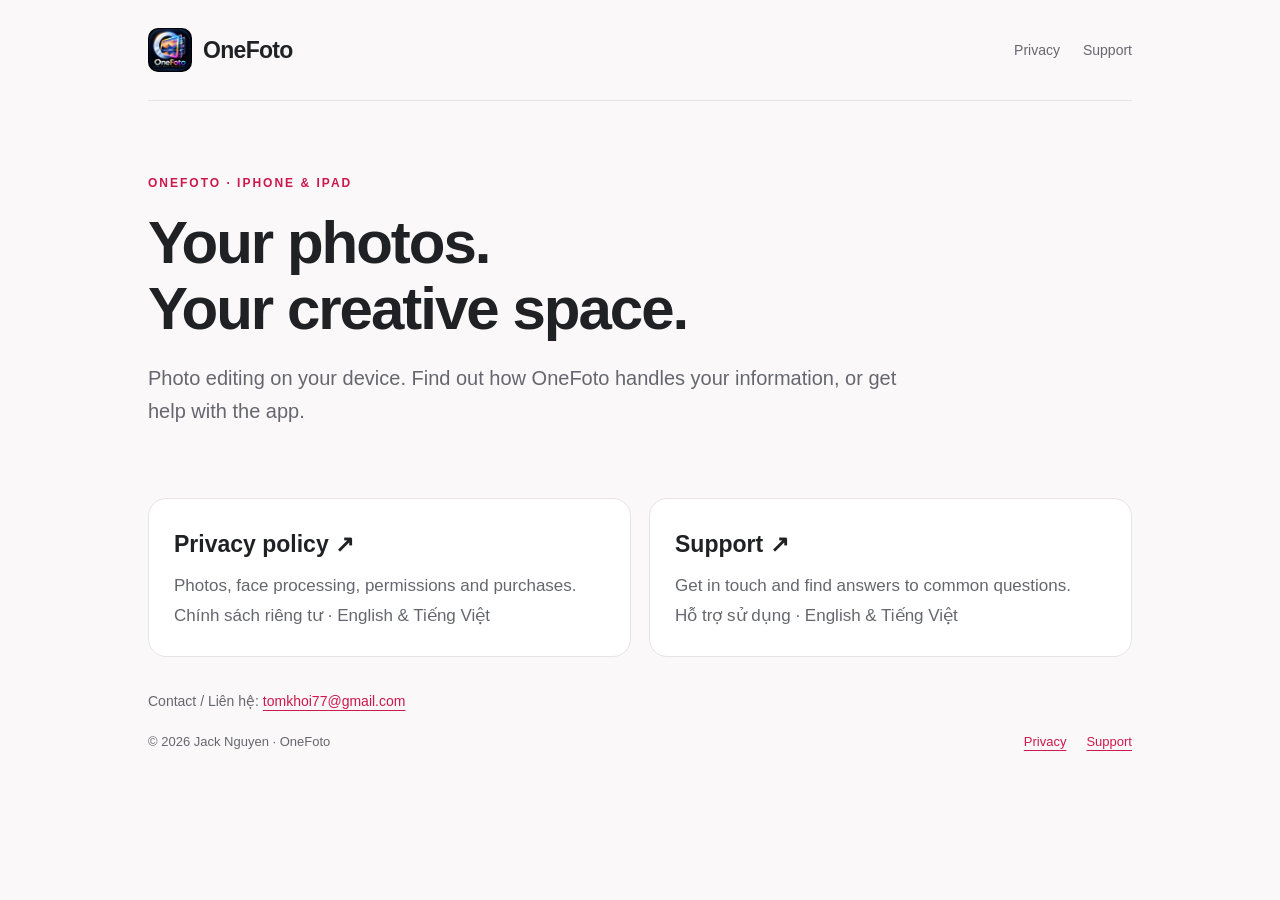
<file: index.html>
<!doctype html>
<html lang="en">
<head><meta charset="utf-8"><meta name="viewport" content="width=device-width,initial-scale=1"><meta name="description" content="Privacy information and help for OneFoto, the photo editor for iPhone and iPad."><title>OneFoto — Privacy &amp; Support</title><link rel="stylesheet" href="assets/site.css?v=app-logo-1"><link rel="canonical" href="https://jacknguyen77.github.io/onefoto/"><link rel="icon" type="image/png" href="assets/onefoto-app-icon.png"><link rel="apple-touch-icon" href="assets/onefoto-app-icon.png"></head>
<body><a class="skip" href="#main">Skip to content</a><div class="shell"><header class="header"><a class="brand" href="./" aria-label="OneFoto home"><img class="brand-icon" src="assets/onefoto-app-icon.png" alt="" width="44" height="44">OneFoto</a><nav aria-label="Main navigation"><a href="privacy/">Privacy</a><a href="support/">Support</a></nav></header>
<main id="main"><div class="hero"><span class="eyebrow">OneFoto · iPhone &amp; iPad</span><h1>Your photos.<br>Your creative space.</h1><p class="lede">Photo editing on your device. Find out how OneFoto handles your information, or get help with the app.</p></div><div class="links"><a class="card" href="privacy/"><strong>Privacy policy ↗</strong><span>Photos, face processing, permissions and purchases.<br>Chính sách riêng tư · English &amp; Tiếng Việt</span></a><a class="card" href="support/"><strong>Support ↗</strong><span>Get in touch and find answers to common questions.<br>Hỗ trợ sử dụng · English &amp; Tiếng Việt</span></a></div><p class="small">Contact / Liên hệ: <a href="mailto:tomkhoi77@gmail.com">tomkhoi77@gmail.com</a></p></main>
<footer><span>© 2026 Jack Nguyen · OneFoto</span><nav aria-label="Footer"><a href="privacy/">Privacy</a><a href="support/">Support</a></nav></footer></div></body></html>
</file>
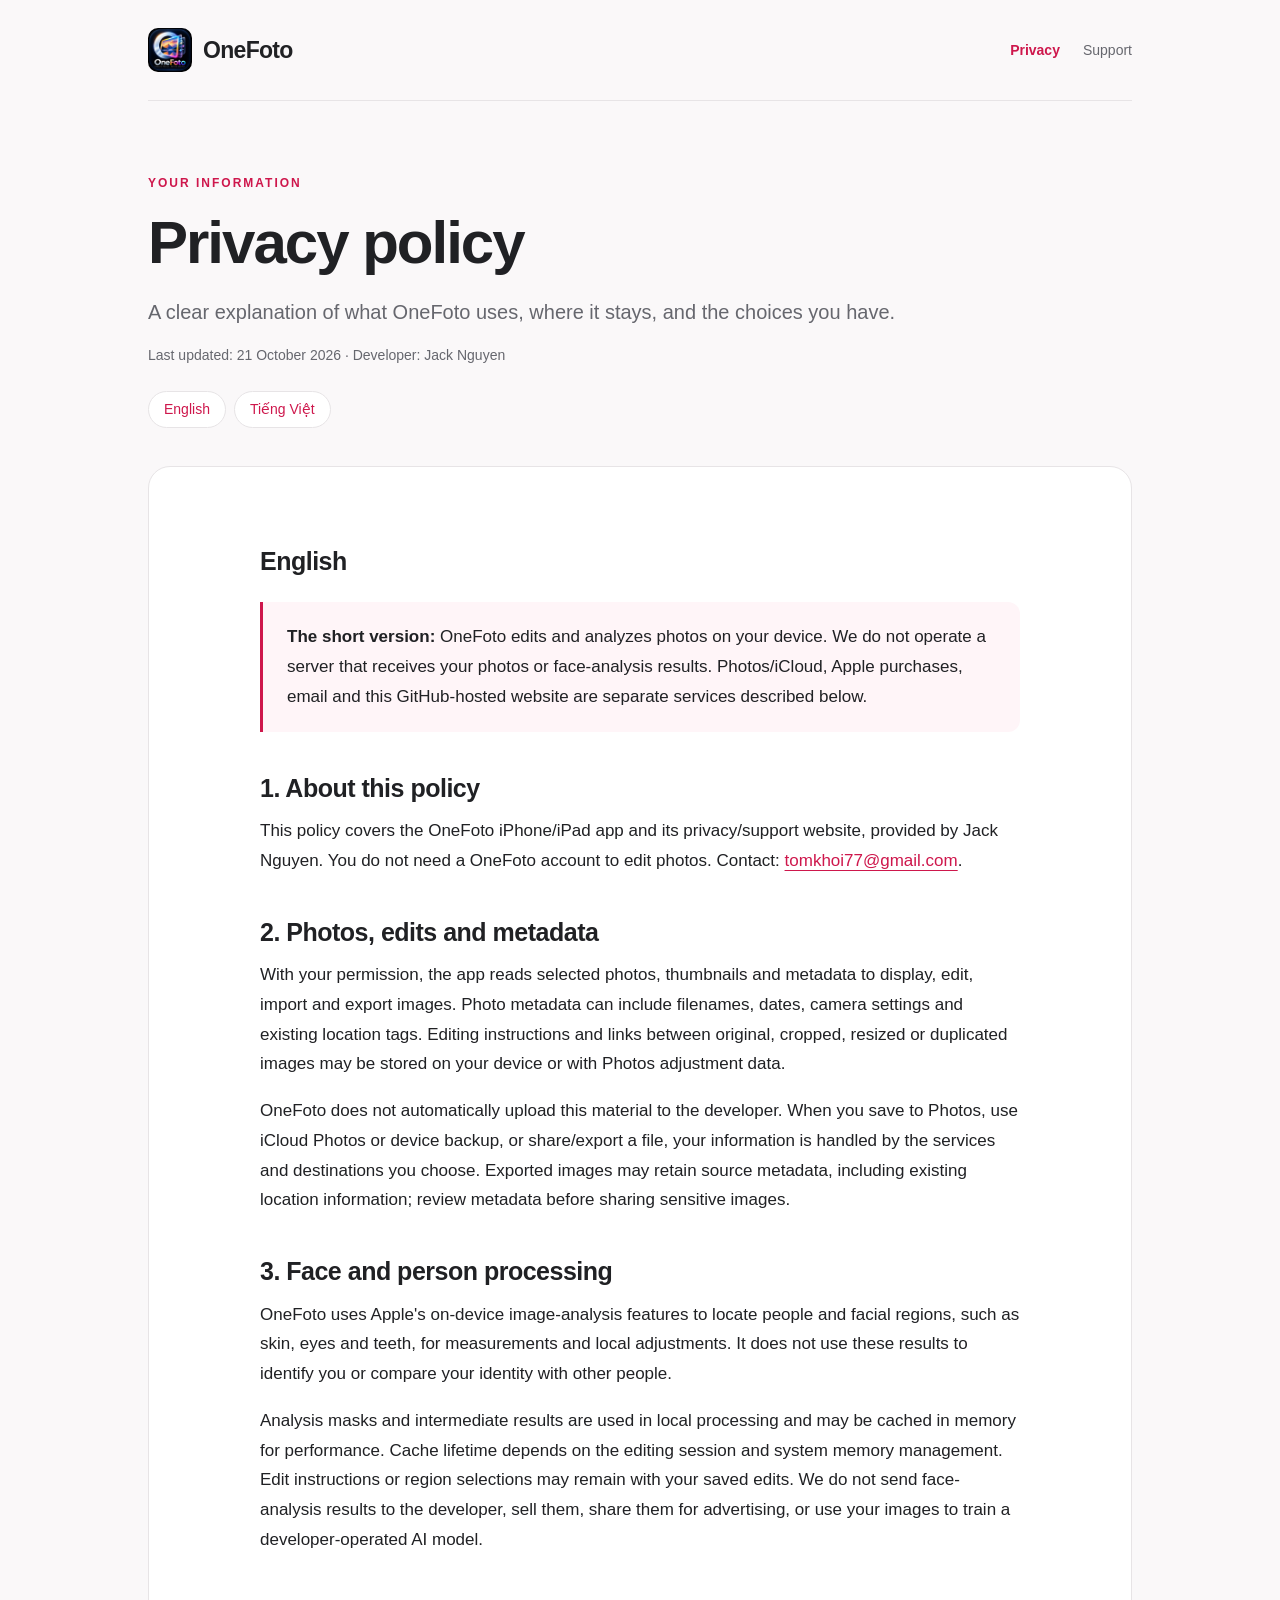
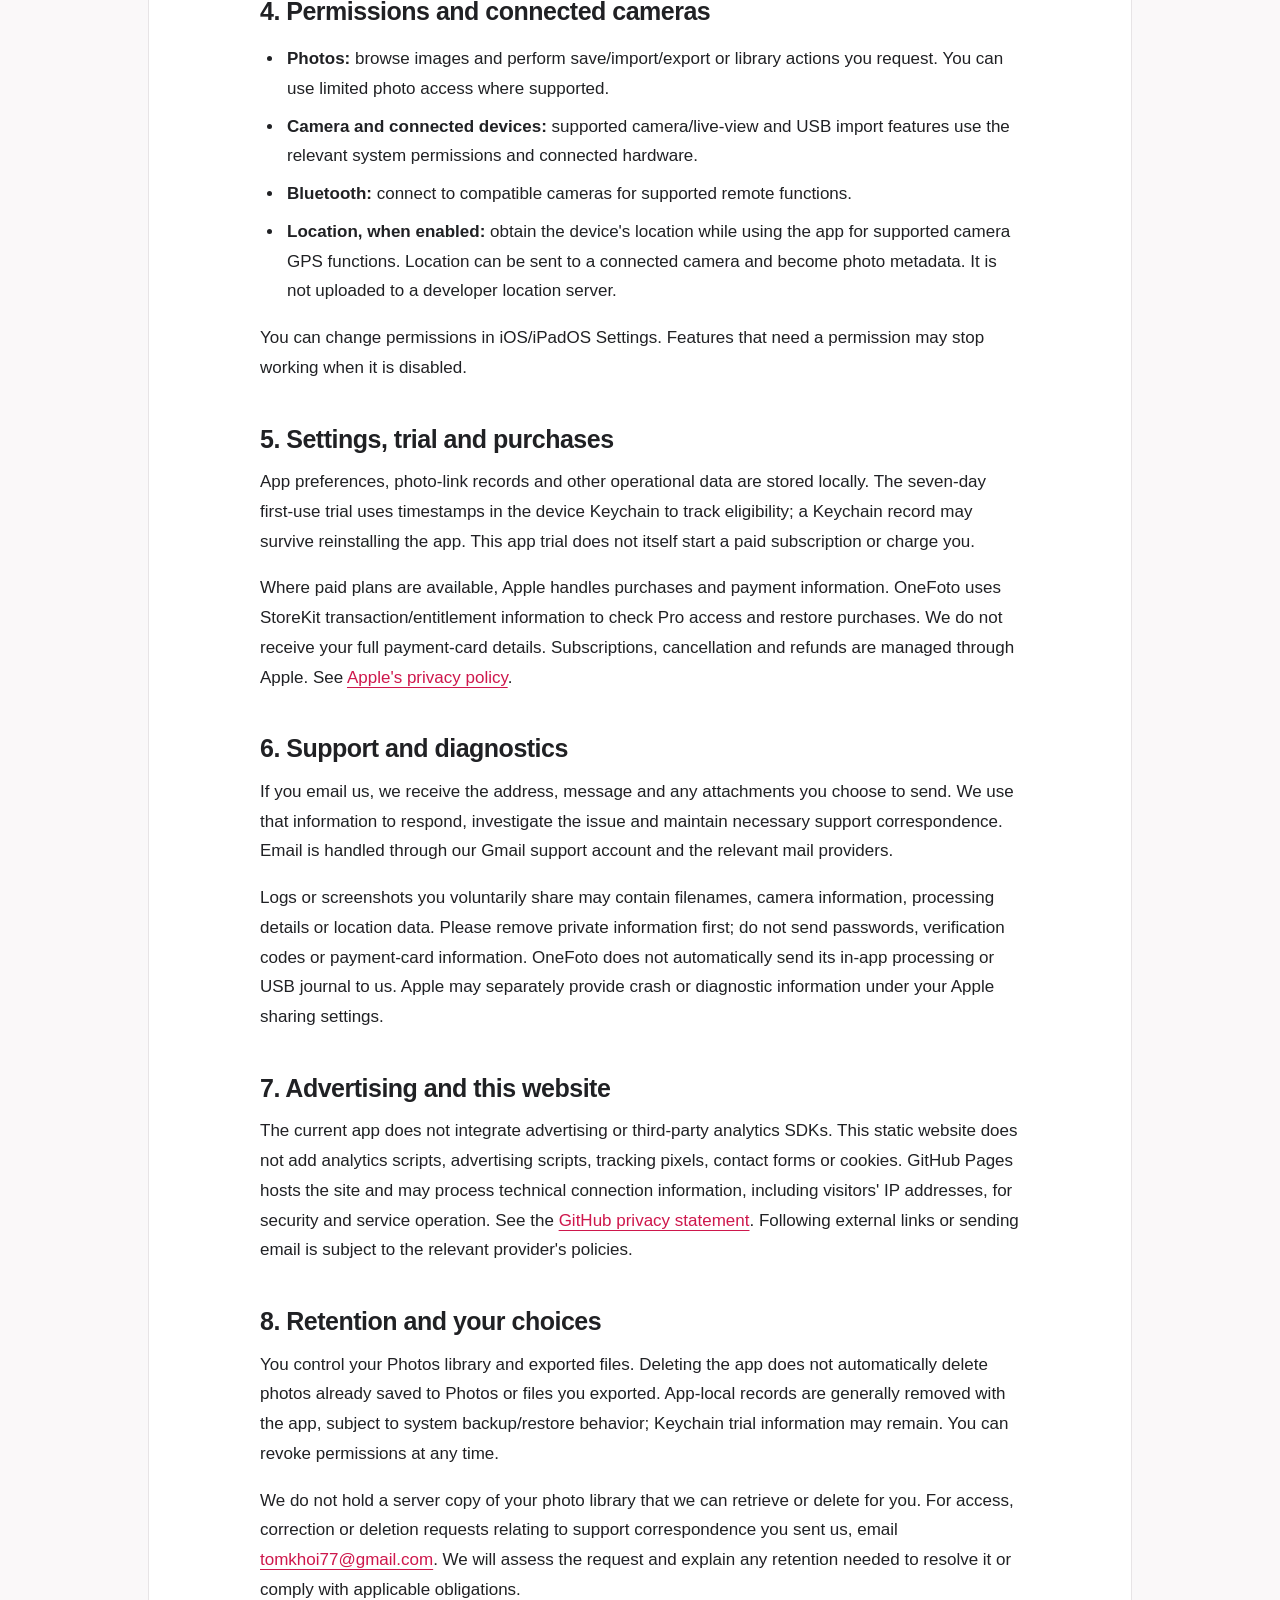
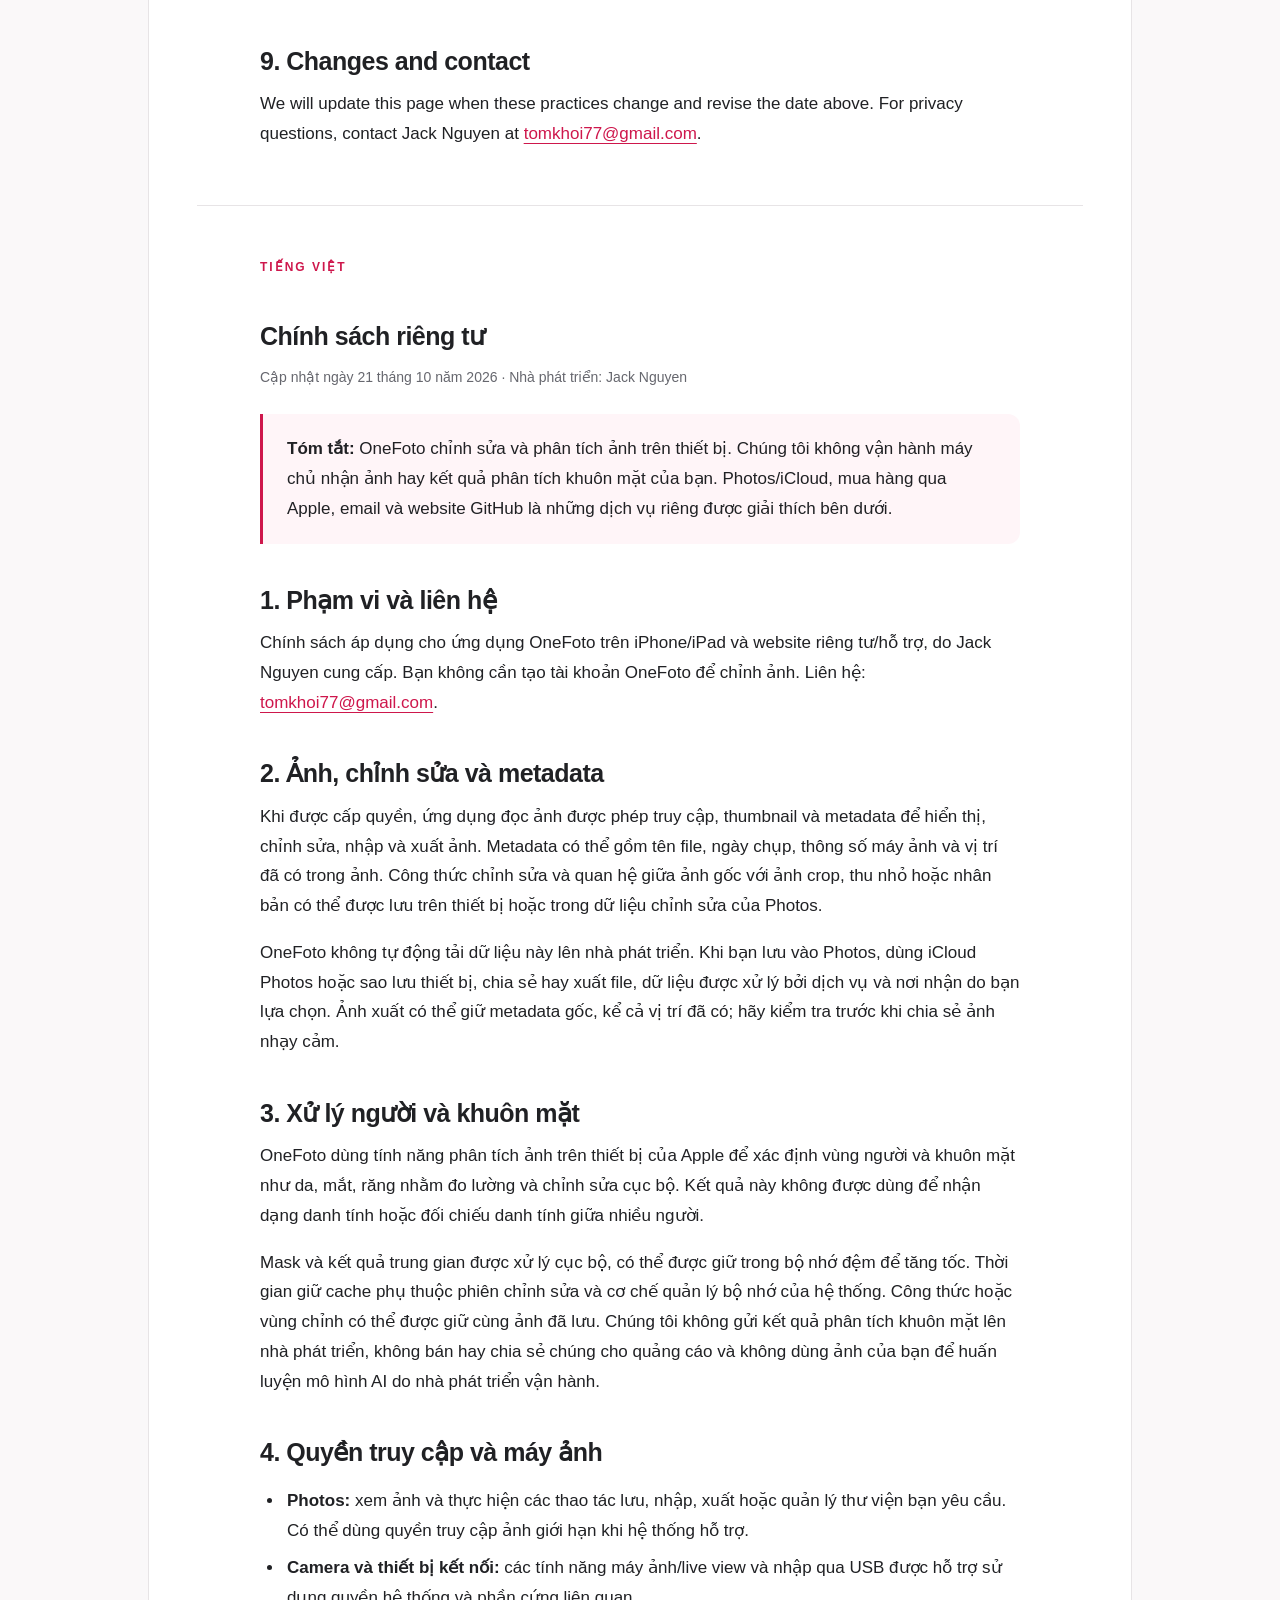
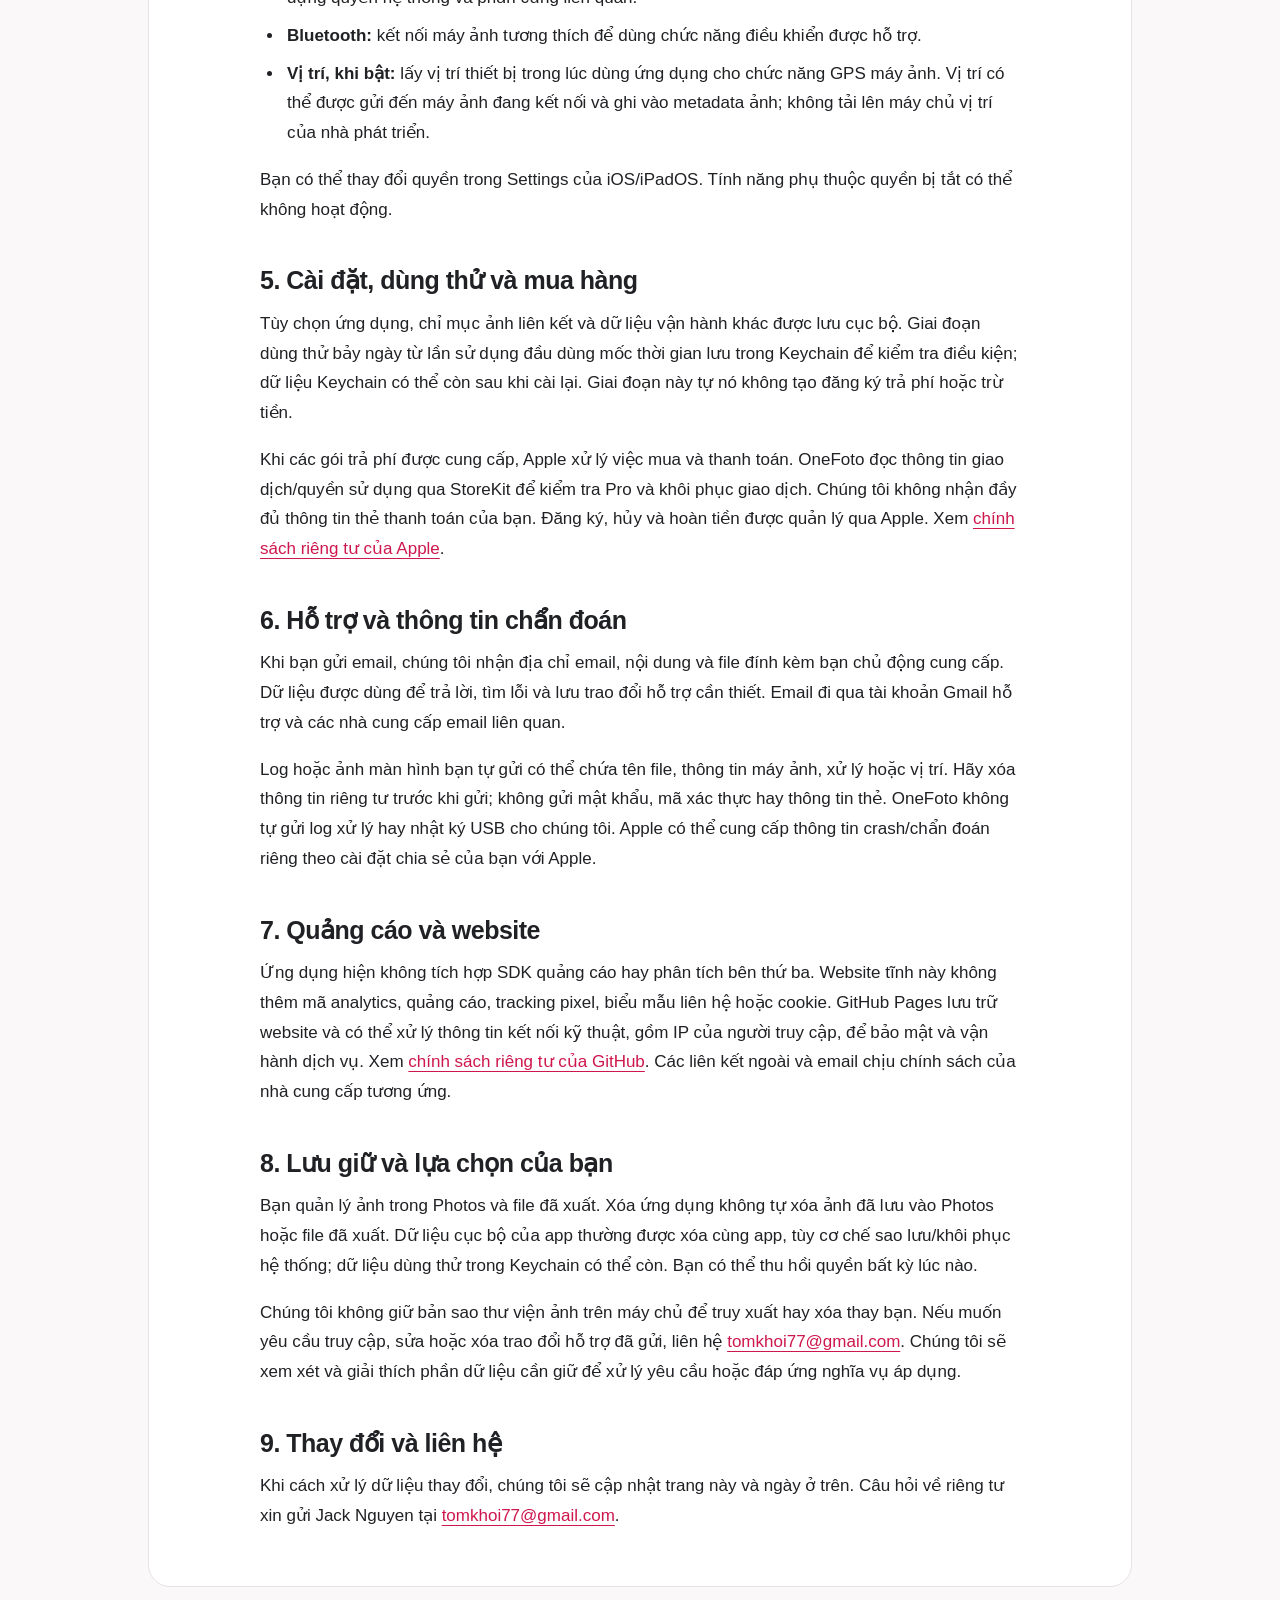
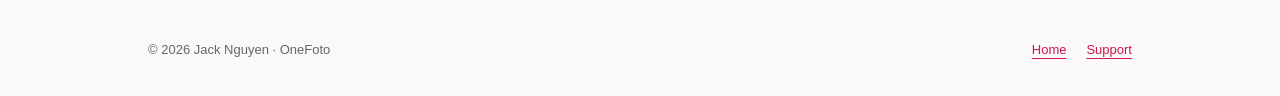
<file: privacy/index.html>
<!doctype html>
<html lang="en">
<head><meta charset="utf-8"><meta name="viewport" content="width=device-width,initial-scale=1"><meta name="description" content="OneFoto privacy policy: on-device photo and face processing, Photos permissions, optional location, purchases and support."><title>Privacy Policy — OneFoto</title><link rel="stylesheet" href="../assets/site.css?v=app-logo-1"><link rel="canonical" href="https://jacknguyen77.github.io/onefoto/privacy/"><link rel="icon" type="image/png" href="../assets/onefoto-app-icon.png"><link rel="apple-touch-icon" href="../assets/onefoto-app-icon.png"></head>
<body><a class="skip" href="#main">Skip to content</a><div class="shell"><header class="header"><a class="brand" href="../" aria-label="OneFoto home"><img class="brand-icon" src="../assets/onefoto-app-icon.png" alt="" width="44" height="44">OneFoto</a><nav aria-label="Main navigation"><a href="./" aria-current="page">Privacy</a><a href="../support/">Support</a></nav></header>
<main id="main"><div class="hero"><span class="eyebrow">Your information</span><h1>Privacy policy</h1><p class="lede">A clear explanation of what OneFoto uses, where it stays, and the choices you have.</p><p class="meta">Last updated: 21 October 2026 · Developer: Jack Nguyen</p><nav class="languages" aria-label="Choose language"><a href="#english" lang="en">English</a><a href="#vietnamese" lang="vi">Tiếng Việt</a></nav></div>
<article class="content"><section id="english" lang="en" aria-labelledby="en-title"><h2 id="en-title">English</h2>
<div class="callout"><p><strong>The short version:</strong> OneFoto edits and analyzes photos on your device. We do not operate a server that receives your photos or face-analysis results. Photos/iCloud, Apple purchases, email and this GitHub-hosted website are separate services described below.</p></div>
<h2>1. About this policy</h2><p>This policy covers the OneFoto iPhone/iPad app and its privacy/support website, provided by Jack Nguyen. You do not need a OneFoto account to edit photos. Contact: <a href="mailto:tomkhoi77@gmail.com">tomkhoi77@gmail.com</a>.</p>
<h2>2. Photos, edits and metadata</h2><p>With your permission, the app reads selected photos, thumbnails and metadata to display, edit, import and export images. Photo metadata can include filenames, dates, camera settings and existing location tags. Editing instructions and links between original, cropped, resized or duplicated images may be stored on your device or with Photos adjustment data.</p><p>OneFoto does not automatically upload this material to the developer. When you save to Photos, use iCloud Photos or device backup, or share/export a file, your information is handled by the services and destinations you choose. Exported images may retain source metadata, including existing location information; review metadata before sharing sensitive images.</p>
<h2>3. Face and person processing</h2><p>OneFoto uses Apple's on-device image-analysis features to locate people and facial regions, such as skin, eyes and teeth, for measurements and local adjustments. It does not use these results to identify you or compare your identity with other people.</p><p>Analysis masks and intermediate results are used in local processing and may be cached in memory for performance. Cache lifetime depends on the editing session and system memory management. Edit instructions or region selections may remain with your saved edits. We do not send face-analysis results to the developer, sell them, share them for advertising, or use your images to train a developer-operated AI model.</p>
<h2>4. Permissions and connected cameras</h2><ul><li><strong>Photos:</strong> browse images and perform save/import/export or library actions you request. You can use limited photo access where supported.</li><li><strong>Camera and connected devices:</strong> supported camera/live-view and USB import features use the relevant system permissions and connected hardware.</li><li><strong>Bluetooth:</strong> connect to compatible cameras for supported remote functions.</li><li><strong>Location, when enabled:</strong> obtain the device's location while using the app for supported camera GPS functions. Location can be sent to a connected camera and become photo metadata. It is not uploaded to a developer location server.</li></ul><p>You can change permissions in iOS/iPadOS Settings. Features that need a permission may stop working when it is disabled.</p>
<h2>5. Settings, trial and purchases</h2><p>App preferences, photo-link records and other operational data are stored locally. The seven-day first-use trial uses timestamps in the device Keychain to track eligibility; a Keychain record may survive reinstalling the app. This app trial does not itself start a paid subscription or charge you.</p><p>Where paid plans are available, Apple handles purchases and payment information. OneFoto uses StoreKit transaction/entitlement information to check Pro access and restore purchases. We do not receive your full payment-card details. Subscriptions, cancellation and refunds are managed through Apple. See <a href="https://www.apple.com/legal/privacy/">Apple's privacy policy</a>.</p>
<h2>6. Support and diagnostics</h2><p>If you email us, we receive the address, message and any attachments you choose to send. We use that information to respond, investigate the issue and maintain necessary support correspondence. Email is handled through our Gmail support account and the relevant mail providers.</p><p>Logs or screenshots you voluntarily share may contain filenames, camera information, processing details or location data. Please remove private information first; do not send passwords, verification codes or payment-card information. OneFoto does not automatically send its in-app processing or USB journal to us. Apple may separately provide crash or diagnostic information under your Apple sharing settings.</p>
<h2>7. Advertising and this website</h2><p>The current app does not integrate advertising or third-party analytics SDKs. This static website does not add analytics scripts, advertising scripts, tracking pixels, contact forms or cookies. GitHub Pages hosts the site and may process technical connection information, including visitors' IP addresses, for security and service operation. See the <a href="https://docs.github.com/en/site-policy/privacy-policies/github-general-privacy-statement">GitHub privacy statement</a>. Following external links or sending email is subject to the relevant provider's policies.</p>
<h2>8. Retention and your choices</h2><p>You control your Photos library and exported files. Deleting the app does not automatically delete photos already saved to Photos or files you exported. App-local records are generally removed with the app, subject to system backup/restore behavior; Keychain trial information may remain. You can revoke permissions at any time.</p><p>We do not hold a server copy of your photo library that we can retrieve or delete for you. For access, correction or deletion requests relating to support correspondence you sent us, email <a href="mailto:tomkhoi77@gmail.com">tomkhoi77@gmail.com</a>. We will assess the request and explain any retention needed to resolve it or comply with applicable obligations.</p>
<h2>9. Changes and contact</h2><p>We will update this page when these practices change and revise the date above. For privacy questions, contact Jack Nguyen at <a href="mailto:tomkhoi77@gmail.com">tomkhoi77@gmail.com</a>.</p></section>
<hr class="language-break">
<section id="vietnamese" lang="vi" aria-labelledby="vi-title"><span class="eyebrow">Tiếng Việt</span><h2 id="vi-title">Chính sách riêng tư</h2><p class="meta">Cập nhật ngày 21 tháng 10 năm 2026 · Nhà phát triển: Jack Nguyen</p>
<div class="callout"><p><strong>Tóm tắt:</strong> OneFoto chỉnh sửa và phân tích ảnh trên thiết bị. Chúng tôi không vận hành máy chủ nhận ảnh hay kết quả phân tích khuôn mặt của bạn. Photos/iCloud, mua hàng qua Apple, email và website GitHub là những dịch vụ riêng được giải thích bên dưới.</p></div>
<h2>1. Phạm vi và liên hệ</h2><p>Chính sách áp dụng cho ứng dụng OneFoto trên iPhone/iPad và website riêng tư/hỗ trợ, do Jack Nguyen cung cấp. Bạn không cần tạo tài khoản OneFoto để chỉnh ảnh. Liên hệ: <a href="mailto:tomkhoi77@gmail.com">tomkhoi77@gmail.com</a>.</p>
<h2>2. Ảnh, chỉnh sửa và metadata</h2><p>Khi được cấp quyền, ứng dụng đọc ảnh được phép truy cập, thumbnail và metadata để hiển thị, chỉnh sửa, nhập và xuất ảnh. Metadata có thể gồm tên file, ngày chụp, thông số máy ảnh và vị trí đã có trong ảnh. Công thức chỉnh sửa và quan hệ giữa ảnh gốc với ảnh crop, thu nhỏ hoặc nhân bản có thể được lưu trên thiết bị hoặc trong dữ liệu chỉnh sửa của Photos.</p><p>OneFoto không tự động tải dữ liệu này lên nhà phát triển. Khi bạn lưu vào Photos, dùng iCloud Photos hoặc sao lưu thiết bị, chia sẻ hay xuất file, dữ liệu được xử lý bởi dịch vụ và nơi nhận do bạn lựa chọn. Ảnh xuất có thể giữ metadata gốc, kể cả vị trí đã có; hãy kiểm tra trước khi chia sẻ ảnh nhạy cảm.</p>
<h2>3. Xử lý người và khuôn mặt</h2><p>OneFoto dùng tính năng phân tích ảnh trên thiết bị của Apple để xác định vùng người và khuôn mặt như da, mắt, răng nhằm đo lường và chỉnh sửa cục bộ. Kết quả này không được dùng để nhận dạng danh tính hoặc đối chiếu danh tính giữa nhiều người.</p><p>Mask và kết quả trung gian được xử lý cục bộ, có thể được giữ trong bộ nhớ đệm để tăng tốc. Thời gian giữ cache phụ thuộc phiên chỉnh sửa và cơ chế quản lý bộ nhớ của hệ thống. Công thức hoặc vùng chỉnh có thể được giữ cùng ảnh đã lưu. Chúng tôi không gửi kết quả phân tích khuôn mặt lên nhà phát triển, không bán hay chia sẻ chúng cho quảng cáo và không dùng ảnh của bạn để huấn luyện mô hình AI do nhà phát triển vận hành.</p>
<h2>4. Quyền truy cập và máy ảnh</h2><ul><li><strong>Photos:</strong> xem ảnh và thực hiện các thao tác lưu, nhập, xuất hoặc quản lý thư viện bạn yêu cầu. Có thể dùng quyền truy cập ảnh giới hạn khi hệ thống hỗ trợ.</li><li><strong>Camera và thiết bị kết nối:</strong> các tính năng máy ảnh/live view và nhập qua USB được hỗ trợ sử dụng quyền hệ thống và phần cứng liên quan.</li><li><strong>Bluetooth:</strong> kết nối máy ảnh tương thích để dùng chức năng điều khiển được hỗ trợ.</li><li><strong>Vị trí, khi bật:</strong> lấy vị trí thiết bị trong lúc dùng ứng dụng cho chức năng GPS máy ảnh. Vị trí có thể được gửi đến máy ảnh đang kết nối và ghi vào metadata ảnh; không tải lên máy chủ vị trí của nhà phát triển.</li></ul><p>Bạn có thể thay đổi quyền trong Settings của iOS/iPadOS. Tính năng phụ thuộc quyền bị tắt có thể không hoạt động.</p>
<h2>5. Cài đặt, dùng thử và mua hàng</h2><p>Tùy chọn ứng dụng, chỉ mục ảnh liên kết và dữ liệu vận hành khác được lưu cục bộ. Giai đoạn dùng thử bảy ngày từ lần sử dụng đầu dùng mốc thời gian lưu trong Keychain để kiểm tra điều kiện; dữ liệu Keychain có thể còn sau khi cài lại. Giai đoạn này tự nó không tạo đăng ký trả phí hoặc trừ tiền.</p><p>Khi các gói trả phí được cung cấp, Apple xử lý việc mua và thanh toán. OneFoto đọc thông tin giao dịch/quyền sử dụng qua StoreKit để kiểm tra Pro và khôi phục giao dịch. Chúng tôi không nhận đầy đủ thông tin thẻ thanh toán của bạn. Đăng ký, hủy và hoàn tiền được quản lý qua Apple. Xem <a href="https://www.apple.com/legal/privacy/">chính sách riêng tư của Apple</a>.</p>
<h2>6. Hỗ trợ và thông tin chẩn đoán</h2><p>Khi bạn gửi email, chúng tôi nhận địa chỉ email, nội dung và file đính kèm bạn chủ động cung cấp. Dữ liệu được dùng để trả lời, tìm lỗi và lưu trao đổi hỗ trợ cần thiết. Email đi qua tài khoản Gmail hỗ trợ và các nhà cung cấp email liên quan.</p><p>Log hoặc ảnh màn hình bạn tự gửi có thể chứa tên file, thông tin máy ảnh, xử lý hoặc vị trí. Hãy xóa thông tin riêng tư trước khi gửi; không gửi mật khẩu, mã xác thực hay thông tin thẻ. OneFoto không tự gửi log xử lý hay nhật ký USB cho chúng tôi. Apple có thể cung cấp thông tin crash/chẩn đoán riêng theo cài đặt chia sẻ của bạn với Apple.</p>
<h2>7. Quảng cáo và website</h2><p>Ứng dụng hiện không tích hợp SDK quảng cáo hay phân tích bên thứ ba. Website tĩnh này không thêm mã analytics, quảng cáo, tracking pixel, biểu mẫu liên hệ hoặc cookie. GitHub Pages lưu trữ website và có thể xử lý thông tin kết nối kỹ thuật, gồm IP của người truy cập, để bảo mật và vận hành dịch vụ. Xem <a href="https://docs.github.com/en/site-policy/privacy-policies/github-general-privacy-statement">chính sách riêng tư của GitHub</a>. Các liên kết ngoài và email chịu chính sách của nhà cung cấp tương ứng.</p>
<h2>8. Lưu giữ và lựa chọn của bạn</h2><p>Bạn quản lý ảnh trong Photos và file đã xuất. Xóa ứng dụng không tự xóa ảnh đã lưu vào Photos hoặc file đã xuất. Dữ liệu cục bộ của app thường được xóa cùng app, tùy cơ chế sao lưu/khôi phục hệ thống; dữ liệu dùng thử trong Keychain có thể còn. Bạn có thể thu hồi quyền bất kỳ lúc nào.</p><p>Chúng tôi không giữ bản sao thư viện ảnh trên máy chủ để truy xuất hay xóa thay bạn. Nếu muốn yêu cầu truy cập, sửa hoặc xóa trao đổi hỗ trợ đã gửi, liên hệ <a href="mailto:tomkhoi77@gmail.com">tomkhoi77@gmail.com</a>. Chúng tôi sẽ xem xét và giải thích phần dữ liệu cần giữ để xử lý yêu cầu hoặc đáp ứng nghĩa vụ áp dụng.</p>
<h2>9. Thay đổi và liên hệ</h2><p>Khi cách xử lý dữ liệu thay đổi, chúng tôi sẽ cập nhật trang này và ngày ở trên. Câu hỏi về riêng tư xin gửi Jack Nguyen tại <a href="mailto:tomkhoi77@gmail.com">tomkhoi77@gmail.com</a>.</p></section></article></main>
<footer><span>© 2026 Jack Nguyen · OneFoto</span><nav aria-label="Footer"><a href="../">Home</a><a href="../support/">Support</a></nav></footer></div></body></html>
</file>
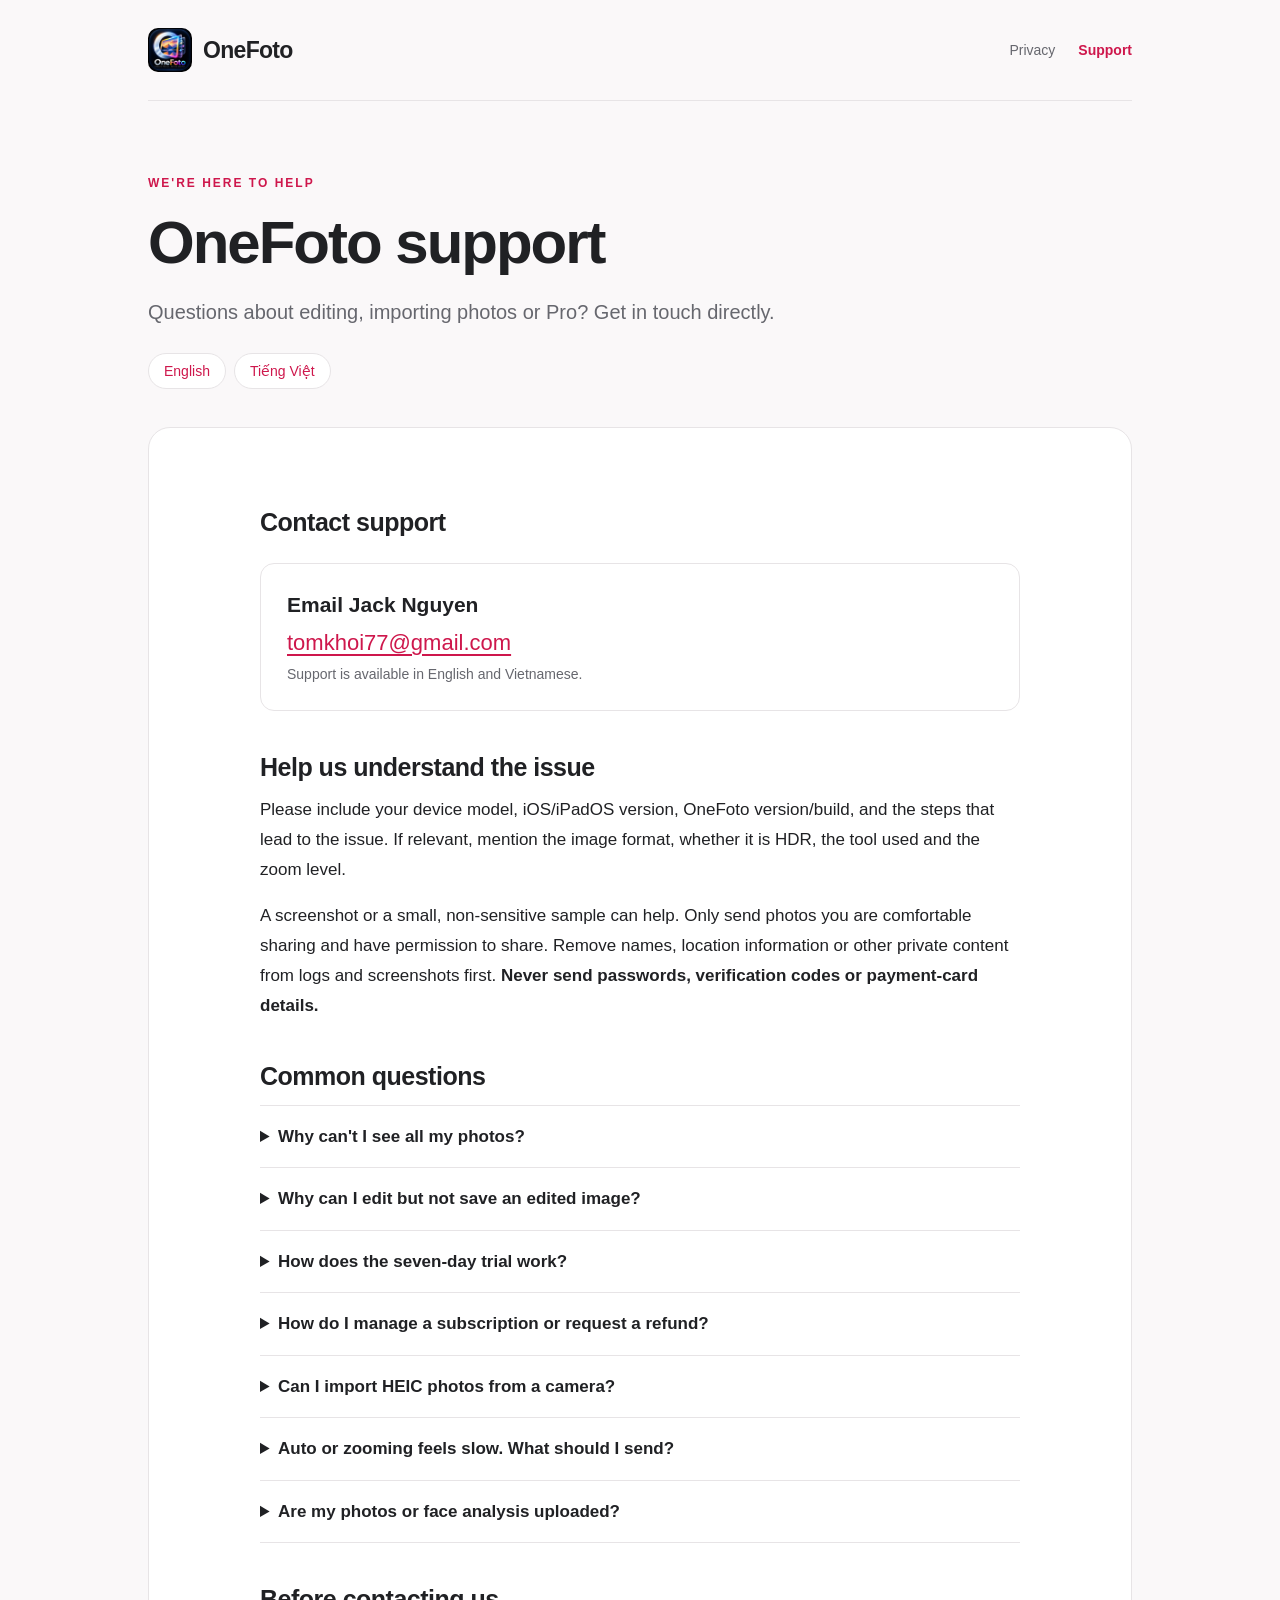
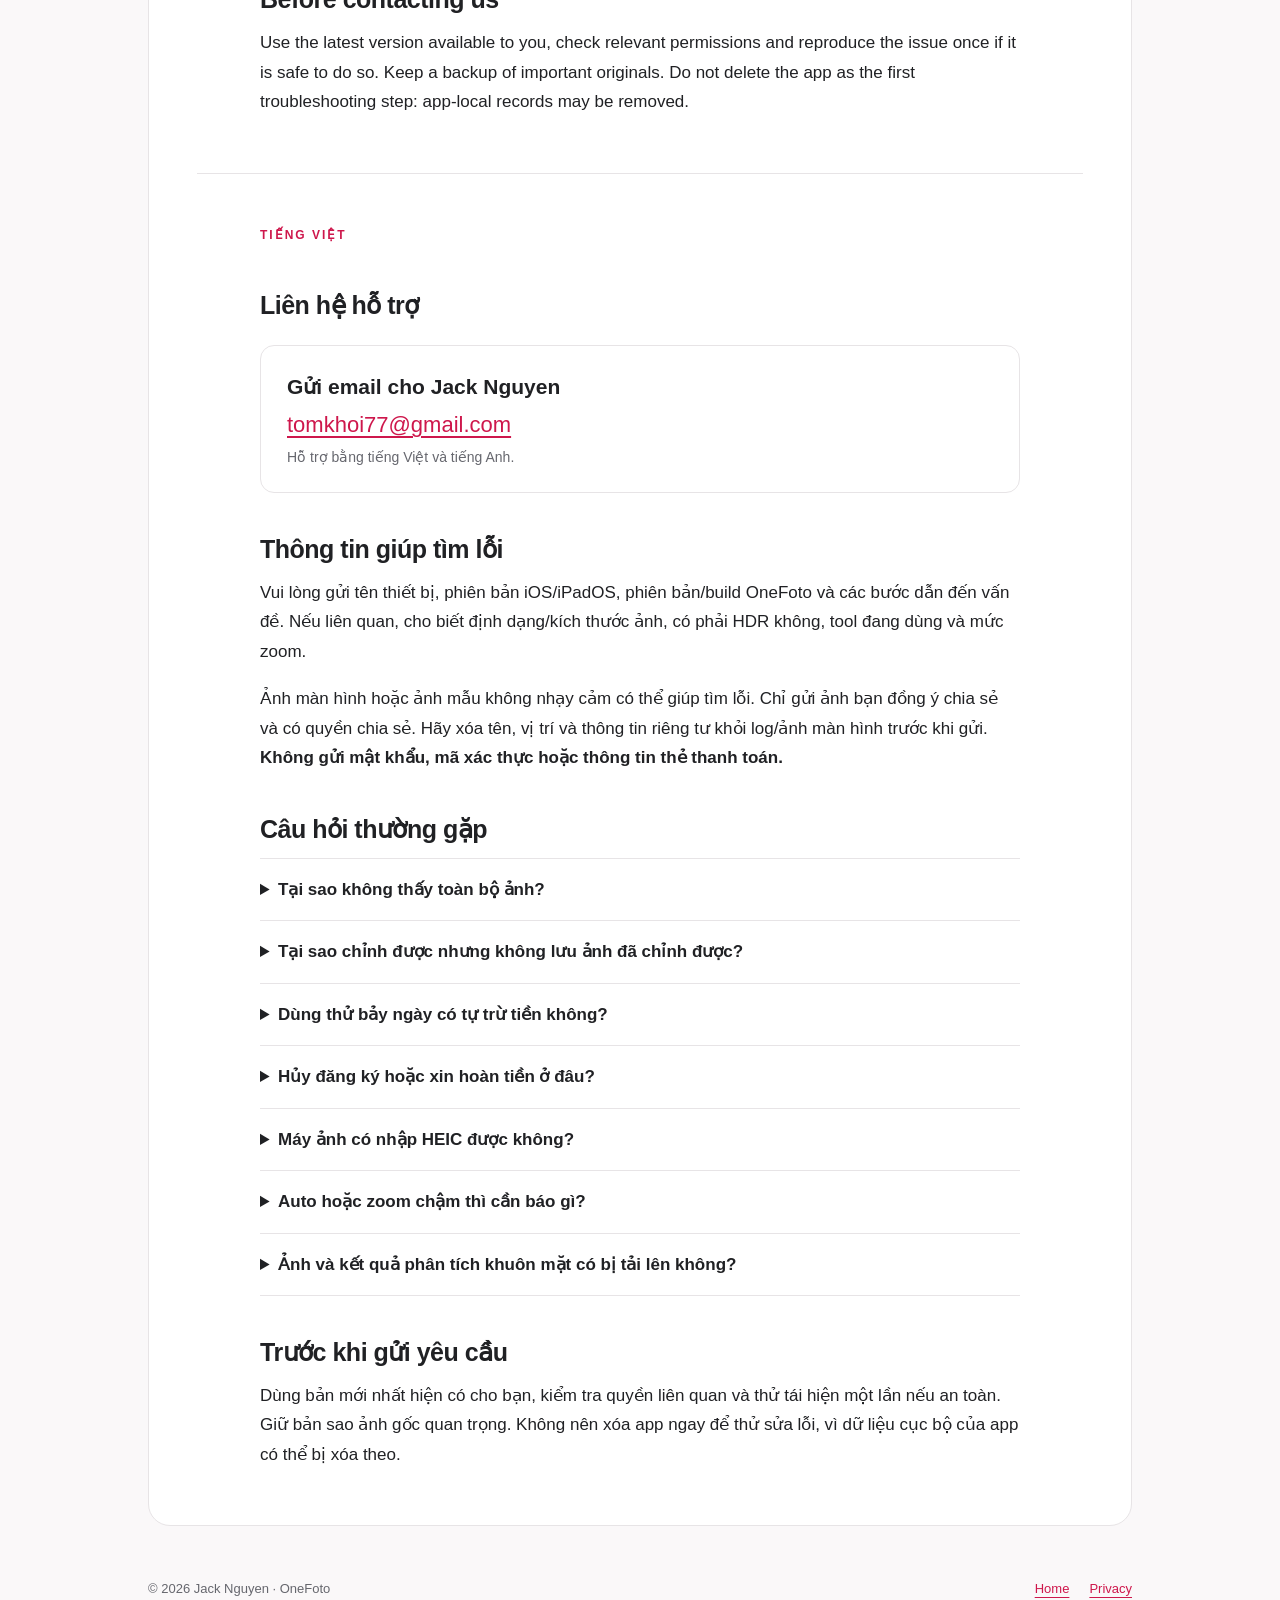
<file: support/index.html>
<!doctype html>
<html lang="en">
<head><meta charset="utf-8"><meta name="viewport" content="width=device-width,initial-scale=1"><meta name="description" content="Contact OneFoto support for photo editing, importing, saving, Pro purchases and privacy questions."><title>Support — OneFoto</title><link rel="stylesheet" href="../assets/site.css?v=app-logo-1"><link rel="canonical" href="https://jacknguyen77.github.io/onefoto/support/"><link rel="icon" type="image/png" href="../assets/onefoto-app-icon.png"><link rel="apple-touch-icon" href="../assets/onefoto-app-icon.png"></head>
<body><a class="skip" href="#main">Skip to content</a><div class="shell"><header class="header"><a class="brand" href="../" aria-label="OneFoto home"><img class="brand-icon" src="../assets/onefoto-app-icon.png" alt="" width="44" height="44">OneFoto</a><nav aria-label="Main navigation"><a href="../privacy/">Privacy</a><a href="./" aria-current="page">Support</a></nav></header>
<main id="main"><div class="hero"><span class="eyebrow">We're here to help</span><h1>OneFoto support</h1><p class="lede">Questions about editing, importing photos or Pro? Get in touch directly.</p><nav class="languages" aria-label="Choose language"><a href="#english" lang="en">English</a><a href="#vietnamese" lang="vi">Tiếng Việt</a></nav></div>
<article class="content"><section id="english" lang="en" aria-labelledby="en-title"><h2 id="en-title">Contact support</h2><div class="contact"><strong>Email Jack Nguyen</strong><a href="mailto:tomkhoi77@gmail.com?subject=OneFoto%20support">tomkhoi77@gmail.com</a><span class="small">Support is available in English and Vietnamese.</span></div>
<h2>Help us understand the issue</h2><p>Please include your device model, iOS/iPadOS version, OneFoto version/build, and the steps that lead to the issue. If relevant, mention the image format, whether it is HDR, the tool used and the zoom level.</p><p>A screenshot or a small, non-sensitive sample can help. Only send photos you are comfortable sharing and have permission to share. Remove names, location information or other private content from logs and screenshots first. <strong>Never send passwords, verification codes or payment-card details.</strong></p>
<h2>Common questions</h2>
<details><summary>Why can't I see all my photos?</summary><p>Check OneFoto's Photos permission in the device Settings. With limited access, only the images you allow are available; you can expand that selection without granting full-library access.</p></details>
<details><summary>Why can I edit but not save an edited image?</summary><p>Editing and viewing remain available. Saving or exporting edited output requires an active trial or Pro access. Also check Photos permission and available device storage. If a purchase is not recognized, use Restore Purchases in the Pro screen with the Apple Account used to buy it.</p></details>
<details><summary>How does the seven-day trial work?</summary><p>The app trial starts from first use and does not automatically enroll you in a paid plan. A paid purchase requires your action through Apple's purchase flow. Trial records may survive reinstalling; reinstalling is not a supported way to restart the trial.</p></details>
<details><summary>How do I manage a subscription or request a refund?</summary><p>For an Apple subscription, open <a href="https://apps.apple.com/account/subscriptions">Manage Subscriptions</a>. For an eligible refund request, visit <a href="https://reportaproblem.apple.com/">Apple's Report a Problem</a>. Apple handles these requests; do not email payment-card information to us. Plans and availability can vary by release.</p></details>
<details><summary>Can I import HEIC photos from a camera?</summary><p>Import support depends on the camera, connection, file format and system permissions. Some cameras do not provide HEIC thumbnails even when the original file can be imported. If something fails, include the camera model, connection type and file extension. If you choose to send the in-app USB log, review it for private information first.</p></details>
<details><summary>Auto or zooming feels slow. What should I send?</summary><p>Include the image dimensions/format, device model, Auto colour level, affected tools and approximate zoom level. Explain whether it happens only while a gesture is moving or continues after you release it. If the app closes, tell us what you did just before it closed.</p></details>
<details><summary>Are my photos or face analysis uploaded?</summary><p>OneFoto's editing and face/person analysis run on the device; we do not operate a server receiving those photos or analysis results. Photos/iCloud, backups, Apple purchases and material you explicitly share are separate. Read the <a href="../privacy/#english">privacy policy</a> for details.</p></details>
<h2>Before contacting us</h2><p>Use the latest version available to you, check relevant permissions and reproduce the issue once if it is safe to do so. Keep a backup of important originals. Do not delete the app as the first troubleshooting step: app-local records may be removed.</p></section>
<hr class="language-break"><section id="vietnamese" lang="vi" aria-labelledby="vi-title"><span class="eyebrow">Tiếng Việt</span><h2 id="vi-title">Liên hệ hỗ trợ</h2><div class="contact"><strong>Gửi email cho Jack Nguyen</strong><a href="mailto:tomkhoi77@gmail.com?subject=Ho%20tro%20OneFoto">tomkhoi77@gmail.com</a><span class="small">Hỗ trợ bằng tiếng Việt và tiếng Anh.</span></div>
<h2>Thông tin giúp tìm lỗi</h2><p>Vui lòng gửi tên thiết bị, phiên bản iOS/iPadOS, phiên bản/build OneFoto và các bước dẫn đến vấn đề. Nếu liên quan, cho biết định dạng/kích thước ảnh, có phải HDR không, tool đang dùng và mức zoom.</p><p>Ảnh màn hình hoặc ảnh mẫu không nhạy cảm có thể giúp tìm lỗi. Chỉ gửi ảnh bạn đồng ý chia sẻ và có quyền chia sẻ. Hãy xóa tên, vị trí và thông tin riêng tư khỏi log/ảnh màn hình trước khi gửi. <strong>Không gửi mật khẩu, mã xác thực hoặc thông tin thẻ thanh toán.</strong></p>
<h2>Câu hỏi thường gặp</h2>
<details><summary>Tại sao không thấy toàn bộ ảnh?</summary><p>Kiểm tra quyền Photos của OneFoto trong Settings thiết bị. Với quyền truy cập giới hạn, app chỉ thấy ảnh bạn cho phép; có thể bổ sung ảnh vào danh sách mà không cần cấp toàn bộ thư viện.</p></details>
<details><summary>Tại sao chỉnh được nhưng không lưu ảnh đã chỉnh được?</summary><p>Bạn vẫn có thể chỉnh và xem kết quả. Lưu hoặc xuất ảnh đã chỉnh cần dùng thử còn hiệu lực hoặc quyền Pro. Hãy kiểm tra thêm quyền Photos và dung lượng thiết bị. Nếu app chưa nhận giao dịch đã mua, chọn Khôi phục giao dịch trong màn Pro với đúng Apple Account đã mua.</p></details>
<details><summary>Dùng thử bảy ngày có tự trừ tiền không?</summary><p>Giai đoạn dùng thử của app bắt đầu từ lần dùng đầu, không tự đăng ký gói trả phí. Bạn phải chủ động mua qua giao diện thanh toán của Apple. Dữ liệu dùng thử có thể còn sau khi cài lại; cài lại app không phải cách được hỗ trợ để bắt đầu lại dùng thử.</p></details>
<details><summary>Hủy đăng ký hoặc xin hoàn tiền ở đâu?</summary><p>Để quản lý đăng ký qua Apple, mở <a href="https://apps.apple.com/account/subscriptions">Quản lý đăng ký</a>. Yêu cầu hoàn tiền nếu đủ điều kiện tại <a href="https://reportaproblem.apple.com/">Report a Problem của Apple</a>. Apple xử lý các yêu cầu này; không gửi thông tin thẻ qua email. Gói mua và khả năng cung cấp có thể thay đổi theo bản phát hành.</p></details>
<details><summary>Máy ảnh có nhập HEIC được không?</summary><p>Khả năng nhập phụ thuộc máy ảnh, kết nối, định dạng và quyền hệ thống. Một số máy ảnh không cung cấp thumbnail HEIC dù vẫn nhập được ảnh gốc. Nếu lỗi, hãy gửi model máy ảnh, kiểu kết nối và đuôi file. Khi chủ động gửi nhật ký USB trong app, kiểm tra và xóa thông tin riêng tư trước.</p></details>
<details><summary>Auto hoặc zoom chậm thì cần báo gì?</summary><p>Cho biết kích thước/định dạng ảnh, tên thiết bị, mức màu Auto, tool và mức zoom tương đối. Mô tả chậm chỉ trong lúc kéo hay vẫn chậm sau khi thả tay. Nếu app đóng đột ngột, cho biết thao tác ngay trước đó.</p></details>
<details><summary>Ảnh và kết quả phân tích khuôn mặt có bị tải lên không?</summary><p>Việc chỉnh ảnh và phân tích người/mặt của OneFoto chạy trên thiết bị; chúng tôi không vận hành máy chủ nhận những ảnh hoặc kết quả đó. Photos/iCloud, sao lưu, giao dịch Apple và dữ liệu bạn chủ động chia sẻ là các phần riêng. Xem <a href="../privacy/#vietnamese">chính sách riêng tư</a>.</p></details>
<h2>Trước khi gửi yêu cầu</h2><p>Dùng bản mới nhất hiện có cho bạn, kiểm tra quyền liên quan và thử tái hiện một lần nếu an toàn. Giữ bản sao ảnh gốc quan trọng. Không nên xóa app ngay để thử sửa lỗi, vì dữ liệu cục bộ của app có thể bị xóa theo.</p></section></article></main>
<footer><span>© 2026 Jack Nguyen · OneFoto</span><nav aria-label="Footer"><a href="../">Home</a><a href="../privacy/">Privacy</a></nav></footer></div></body></html>
</file>
<file: assets/site.css>
:root{color-scheme:light;--ink:#202124;--muted:#66676e;--pink:#ce174c;--line:#e7e4e6;--paper:#fff;--bg:#faf8f9}*{box-sizing:border-box}html{scroll-behavior:smooth;scroll-padding-top:28px}body{margin:0;background:var(--bg);color:var(--ink);font:17px/1.75 -apple-system,BlinkMacSystemFont,"Segoe UI",sans-serif}a{color:var(--pink);text-underline-offset:4px;overflow-wrap:anywhere}a:hover{text-decoration-thickness:2px}a:focus-visible,summary:focus-visible{outline:3px solid var(--pink);outline-offset:5px;border-radius:3px}.shell{max-width:1040px;margin:auto;padding:0 28px}.header{display:flex;align-items:center;justify-content:space-between;gap:24px;padding:28px 0;border-bottom:1px solid var(--line)}.brand{display:inline-flex;align-items:center;gap:11px;text-decoration:none;color:var(--ink);font-size:23px;font-weight:750;letter-spacing:-.7px}.header nav{display:flex;gap:23px;font-size:14px}.header nav a{color:var(--muted);text-decoration:none}.header nav a[aria-current=page]{color:var(--pink);font-weight:650}.hero{padding:66px 0 38px;max-width:770px}.eyebrow{font-size:12px;text-transform:uppercase;letter-spacing:2px;font-weight:750;color:var(--pink)}h1{font-size:clamp(38px,6vw,60px);line-height:1.1;letter-spacing:-2px;margin:13px 0 20px}h2{font-size:25px;line-height:1.3;letter-spacing:-.5px;margin:40px 0 12px}h3{font-size:19px;line-height:1.4;margin:28px 0 8px}.lede{font-size:20px;color:var(--muted);line-height:1.65;margin:0}.meta,.small{font-size:14px;color:var(--muted)}.languages{display:flex;gap:8px;margin-top:24px;flex-wrap:wrap}.languages a{padding:5px 15px;border:1px solid var(--line);border-radius:24px;font-size:14px;text-decoration:none;background:var(--paper)}.content{background:var(--paper);border:1px solid var(--line);border-radius:22px;padding:38px 48px;margin:0 0 48px}.content>section{max-width:760px;margin:auto}.content p{margin:0 0 17px}.content li{padding-left:3px;margin-bottom:8px}.content ul,.content ol{padding-left:24px}.callout{padding:20px 24px;border-left:3px solid var(--pink);background:#fff5f8;border-radius:0 12px 12px 0;margin:25px 0}.callout p:last-child{margin-bottom:0}.language-break{border:0;border-top:1px solid var(--line);margin:56px 0 45px}.contact{display:block;padding:23px 26px;border-radius:14px;border:1px solid var(--line);background:var(--paper);margin:24px 0 30px}.contact strong{display:block;font-size:21px}.contact a{font-size:clamp(16px,3vw,22px)}details{border-top:1px solid var(--line);padding:18px 0}details:last-of-type{border-bottom:1px solid var(--line)}summary{font-weight:650;cursor:pointer;line-height:1.5}details p:first-of-type{margin-top:14px}.links{display:grid;grid-template-columns:1fr 1fr;gap:18px;margin:32px 0}.card{display:block;border:1px solid var(--line);background:var(--paper);border-radius:18px;padding:25px;text-decoration:none;color:var(--ink)}.card strong{display:block;font-size:23px;margin-bottom:7px}.card span{display:block;color:var(--muted)}.card:hover{border-color:var(--pink)}footer{display:flex;justify-content:space-between;gap:20px;flex-wrap:wrap;padding:4px 0 34px;font-size:13px;color:var(--muted)}footer nav{display:flex;gap:20px}.skip{position:absolute;left:16px;top:-80px;background:white;padding:10px;z-index:1}.skip:focus{top:10px}@media(max-width:640px){.shell{padding:0 20px}.header{padding:22px 0;gap:14px}.header nav{gap:16px;font-size:13px}.brand{font-size:21px}.hero{padding:45px 0 28px}h1{letter-spacing:-1.4px}.lede{font-size:18px}.content{padding:25px 21px;border-radius:17px;margin-bottom:32px}h2{font-size:23px}.contact{padding:18px}.links{grid-template-columns:1fr}.callout{padding:16px 18px}}@media(prefers-reduced-motion:reduce){html{scroll-behavior:auto}}
/* Keep contact address and availability on distinct readable lines. */
.contact>a,.contact>.small{display:block}
.brand-icon{display:block;width:44px;height:44px;object-fit:contain;border-radius:10px;flex:none}
</file>
